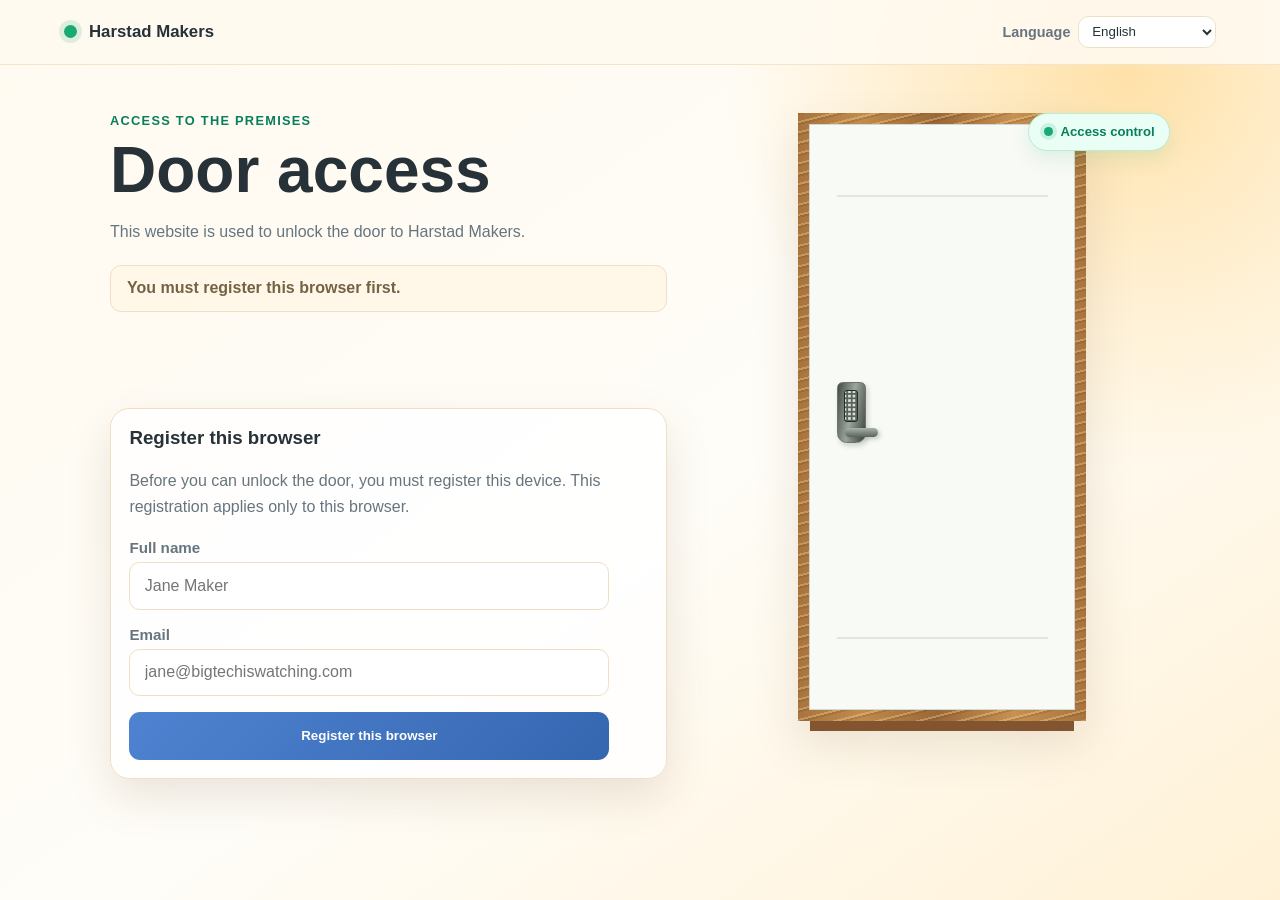
<file: ttl/public/index.html>
<!DOCTYPE html>
<html lang="en">
  <head>
    <meta charset="UTF-8" />
    <meta name="viewport" content="width=device-width, initial-scale=1.0" />
    <title data-i18n="page.title">Harstad Makers</title>
    <link rel="icon" href="./favicon.ico" sizes="any" />
    <link rel="icon" type="image/png" sizes="16x16" href="./img/icons/favicon-16.png" />
    <link rel="icon" type="image/png" sizes="32x32" href="./img/icons/favicon-32.png" />
    <link rel="apple-touch-icon" sizes="180x180" href="./img/icons/apple-touch-icon.png" />
    <link rel="manifest" href="./manifest.webmanifest" />
    <link rel="stylesheet" href="./styles.css?v=20261107" />
  </head>
  <body>
    <header class="topbar">
      <div class="brand">
        <span class="dot"></span>
        <h1 data-i18n="brand.name">Harstad Makers</h1>
      </div>
      <a id="stats-link" class="subtle-button topbar-link hidden" href="./stats.html" data-i18n="stats.view">View statistics</a>
      <label class="language-selector">
        <span data-i18n="language.label">Language</span>
        <select id="language-select" aria-label="Language" data-i18n-aria-label="language.label">
          <option value="en">English</option>
          <option value="nb_no">Norsk bokmål</option>
          <option value="se">Davvisámegiella</option>
        </select>
      </label>
    </header>

    <main>
      <section class="hero">
        <div class="hero-copy">
          <p class="eyebrow" data-i18n="hero.eyebrow">Access to the premises</p>
          <h2 data-i18n="hero.heading">Door access</h2>
          <p data-i18n="hero.description">This website is used to unlock the door to Harstad Makers.</p>
          
          <div id="status-message" class="status-box neutral" data-i18n="status.checking">Checking registration status...</div>
        </div>
        <div class="hero-visual" aria-hidden="true">
          <div class="access-badge">
            <span class="badge-light"></span>
            <span data-i18n="hero.badge">Access control</span>
          </div>
          <div class="door-frame">
            <div class="door">
              <span class="yale-lock">
                <span class="yale-keypad"></span>
              </span>
              <span class="door-handle"></span>
            </div>
          </div>
        </div>
        <section id="registration-panel" class="panel hidden">
          <h3 data-i18n="registration.heading">Register this browser</h3>
          <p class="panel-copy" data-i18n="registration.description">Before you can unlock the door, you must register this device. This registration applies only to this browser.</p>
          <div class="stack compact-stack">
            <label>
              <span data-i18n="form.fullName">Full name</span>
              <input id="register-member-name" type="text" data-i18n-placeholder="form.fullNamePlaceholder" placeholder="Jane Maker" autocomplete="name" />
            </label>
            <label>
              <span data-i18n="form.email">Email</span>
              <input id="register-member-email" type="email" data-i18n-placeholder="form.emailPlaceholder" placeholder="jane@harstadmakers.no" autocomplete="email" />
            </label>
            <button id="register-browser" class="primary wide-button" data-i18n="registration.button">Register this browser</button>
          </div>
        </section>

        <section id="member-panel" class="panel hidden">
          <h3 data-i18n="member.heading">Ready to unlock</h3>
          <p id="member-panel-copy" class="panel-copy" data-i18n="member.ready">The browser is registered and ready to use.</p>
          <div class="single-action-card">
            <div>
              <p class="card-label" data-i18n="member.registeredAs">Registered as</p>
              <p id="registered-member-id" class="member-id-value"></p>
            </div>
            <div class="button-stack">
              <button id="unlock-door" class="primary wide-button" data-i18n="unlock.button">Unlock the door</button>
              <button id="delete-registration" class="subtle-button wide-button" data-i18n="registration.delete">Delete registration</button>
            </div>
          </div>
        </section>
      </section>
    </main>

    <script type="module" src="./js/app.js"></script>
  </body>
</html>
</file>
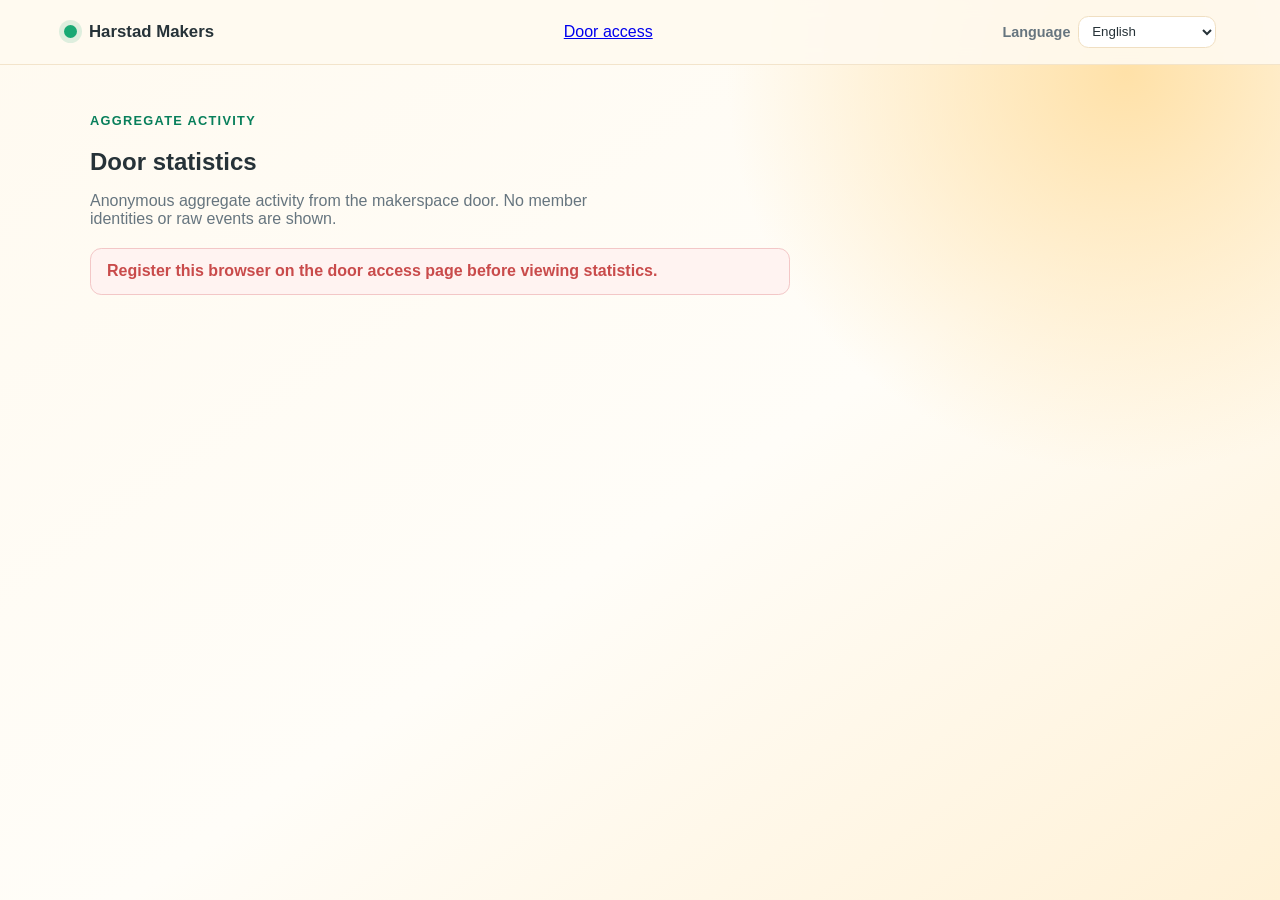
<file: ttl/public/stats.html>
<!DOCTYPE html>
<html lang="en">
  <head>
    <meta charset="UTF-8" />
    <meta name="viewport" content="width=device-width, initial-scale=1.0" />
    <title data-i18n="stats.pageTitle">Harstad Makers · Statistics</title>
    <link rel="icon" href="./favicon.ico" sizes="any" />
    <link rel="icon" type="image/png" sizes="16x16" href="./img/icons/favicon-16.png" />
    <link rel="icon" type="image/png" sizes="32x32" href="./img/icons/favicon-32.png" />
    <link rel="apple-touch-icon" sizes="180x180" href="./img/icons/apple-touch-icon.png" />
    <link rel="manifest" href="./manifest.webmanifest" />
    <link rel="stylesheet" href="./styles.css?v=20261108" />
  </head>
  <body class="stats-page">
    <header class="topbar">
      <a class="brand brand-link" href="./index.html">
        <span class="dot"></span>
        <h1>Harstad Makers</h1>
      </a>
      <a class="subtle-button" href="./index.html" data-i18n="stats.doorAccess">Door access</a>
      <label class="language-selector">
        <span data-i18n="language.label">Language</span>
        <select id="language-select" aria-label="Language" data-i18n-aria-label="language.label">
          <option value="en">English</option>
          <option value="nb_no">Norsk bokmål</option>
          <option value="se">Davvisámegiella</option>
        </select>
      </label>
    </header>

    <main class="stats-shell">
      <section class="stats-intro">
        <p class="eyebrow" data-i18n="stats.eyebrow">Aggregate activity</p>
        <h2 data-i18n="stats.heading">Door statistics</h2>
        <p data-i18n="stats.description">Anonymous aggregate activity from the makerspace door. No member identities or raw events are shown.</p>
        <div id="stats-status" class="status-box neutral" data-i18n="stats.checking">Checking access...</div>
      </section>

      <section id="stats-dashboard" class="hidden" aria-live="polite">
        <div class="stats-kpis">
          <article class="stat-card"><span data-i18n="stats.successful">Successful unlocks</span><strong id="total-unlocks">0</strong><small data-i18n="stats.allTime">All time</small></article>
          <article class="stat-card"><span data-i18n="stats.denied">Denied attempts</span><strong id="failed-attempts">0</strong><small data-i18n="stats.recordedEvents">Recorded events</small></article>
          <article class="stat-card"><span data-i18n="stats.relayFailures">Relay failures</span><strong id="relay-failures">0</strong><small data-i18n="stats.systemEvents">Door hardware events</small></article>
          <article class="stat-card"><span data-i18n="stats.activeMonths">Active months</span><strong id="active-months">0</strong><small data-i18n="stats.withUnlocks">With at least one unlock</small></article>
          <article class="stat-card accent"><span data-i18n="stats.busiestHour">Busiest hour</span><strong id="busiest-hour">—</strong><small id="busiest-hour-count" data-i18n="stats.noUnlocks">No unlocks yet</small></article>
        </div>

        <div class="stats-grid">
          <article class="chart-card chart-card-wide">
            <div class="chart-heading"><div><p class="card-label" data-i18n="stats.monthlyTrend">Monthly trend</p><h3 data-i18n="stats.unlocksOverTime">Unlocks over time</h3></div><span class="chart-note" data-i18n="stats.successfulUnlocks">Successful unlocks</span></div>
            <div id="monthly-chart" class="bar-chart monthly-chart" role="img" aria-label="Monthly unlocks"></div>
          </article>
          <article class="chart-card">
            <div class="chart-heading"><div><p class="card-label" data-i18n="stats.dailyRhythm">Daily rhythm</p><h3 data-i18n="stats.byTime">By time of day</h3></div></div>
            <div id="hour-chart" class="bar-chart hour-chart" role="img" aria-label="Unlocks by hour"></div>
          </article>
          <article class="chart-card">
            <div class="chart-heading"><div><p class="card-label" data-i18n="stats.weeklyRhythm">Weekly rhythm</p><h3 data-i18n="stats.byWeekday">By day of week</h3></div></div>
            <div id="weekday-chart" class="bar-chart weekday-chart" role="img" aria-label="Unlocks by weekday"></div>
          </article>
          <article class="chart-card chart-card-wide">
            <div class="chart-heading"><div><p class="card-label" data-i18n="stats.yearlyOverview">Yearly overview</p><h3 data-i18n="stats.longTerm">Long-term activity</h3></div></div>
            <div id="yearly-chart" class="bar-chart yearly-chart" role="img" aria-label="Yearly unlocks"></div>
          </article>
        </div>
      </section>
    </main>
    <script type="module" src="./js/stats.mjs"></script>
  </body>
</html>
</file>
<file: ttl/public/styles.css>
:root {
  --background: #fffaf0;
  --background-accent: #fff1d6;
  --surface: #ffffff;
  --surface-soft: #fff8eb;
  --primary: #4f83d1;
  --primary-dark: #3566b0;
  --secondary: #19a974;
  --secondary-dark: #087f5b;
  --text: #263238;
  --muted: #66757f;
  --border: #f0dfc2;
  --danger: #c94b4b;
  --shadow: rgba(91, 62, 33, 0.13);
}

* {
  box-sizing: border-box;
}

body {
  min-height: 100vh;
  margin: 0;
  color: var(--text);
  font-family: Arial, sans-serif;
  background:
    radial-gradient(circle at 88% 8%, #ffe1a8 0, transparent 25rem),
    linear-gradient(145deg, var(--background) 0%, #fffdf8 55%, var(--background-accent) 100%);
}

.topbar {
  position: sticky;
  top: 0;
  z-index: 2;
  display: flex;
  align-items: center;
  justify-content: space-between;
  padding: 0.75rem 1rem;
  border-bottom: 1px solid rgba(240, 223, 194, 0.8);
  background: rgba(255, 250, 240, 0.9);
  backdrop-filter: blur(10px);
}

.language-selector {
  display: flex;
  align-items: center;
  gap: 0.5rem;
  color: var(--muted);
  font-size: 0.8rem;
}

.language-selector select,
input {
  border: 1px solid var(--border);
  border-radius: 0.65rem;
  background: var(--surface);
  color: var(--text);
}

.language-selector select {
  padding: 0.4rem 0.55rem;
}

.brand {
  display: flex;
  align-items: center;
  gap: 0.75rem;
}

.brand h1 {
  margin: 0;
  font-size: 1.05rem;
}

.dot {
  width: 13px;
  height: 13px;
  border-radius: 50%;
  background: var(--secondary);
  box-shadow: 0 0 0 5px rgba(25, 169, 116, 0.14);
}

main {
  max-width: 1100px;
  margin: 0 auto;
  padding: 1.5rem 1rem 3rem;
}

.hero {
  display: grid;
  grid-template-columns: 1fr;
  gap: 1.25rem;
  align-items: center;
  min-height: auto;
}

.eyebrow {
  margin: 0 0 0.7rem;
  color: var(--secondary-dark);
  font-size: 0.8rem;
  font-weight: 700;
  letter-spacing: 0.1em;
  text-transform: uppercase;
}

.hero-copy h2 {
  max-width: 100%;
  margin: 0 0 1rem;
  color: var(--text);
  font-size: clamp(2.7rem, 14vw, 4rem);
  line-height: 0.98;
}

.hero-copy > p:not(.eyebrow) {
  max-width: 48ch;
  color: var(--muted);
  line-height: 1.7;
}

.hero-visual {
  position: relative;
  min-height: 26rem;
  display: grid;
  place-items: center;
}

.access-badge {
  position: absolute;
  top: 0;
  right: 50%;
  z-index: 1;
  display: flex;
  align-items: center;
  gap: 0.5rem;
  padding: 0.65rem 0.9rem;
  border: 1px solid #bcebd7;
  border-radius: 999px;
  color: var(--secondary-dark);
  background: #e9fff5;
  font-size: 0.82rem;
  font-weight: 700;
  transform: translateX(50%);
  box-shadow: 0 8px 20px rgba(25, 169, 116, 0.12);
}

.badge-light {
  width: 0.55rem;
  height: 0.55rem;
  border-radius: 50%;
  background: var(--secondary);
  box-shadow: 0 0 0 4px rgba(25, 169, 116, 0.15);
}

.door-frame {
  position: relative;
  width: min(58%, 15rem);
  height: 26rem;
  padding: 0.7rem;
  border-radius: 0;
  background:
    repeating-linear-gradient(
      166deg,
      rgba(99, 62, 28, 0.18) 0 2px,
      transparent 2px 8px,
      rgba(255, 228, 166, 0.3) 8px 10px
    ),
    linear-gradient(90deg, #a8733d, #c18b4d 22%, #9a6837 48%, #c79152 75%, #a8733d);
  box-shadow: 0 22px 0 -12px #82542f, 0 22px 45px var(--shadow);
}

.door {
  position: relative;
  height: 100%;
  overflow: hidden;
  border-radius: 0;
  border: 1px solid #d5d8d2;
  background: #f8faf5;
  box-shadow: none;
}

.door::before,
.door::after {
  position: absolute;
  left: 10%;
  right: 10%;
  height: 0.12rem;
  content: "";
  background: rgba(129, 139, 130, 0.18);
}

.door::before {
  top: 12%;
}

.door::after {
  bottom: 12%;
}

.door-handle {
  position: absolute;
  top: 52%;
  left: 13%;
  z-index: 3;
  width: 2.1rem;
  height: 0.55rem;
  border: 0;
  border-radius: 1rem;
  background: linear-gradient(180deg, #aab2a9, #59645b);
  box-shadow: 2px 2px 4px rgba(48, 57, 48, 0.25);
}

.yale-lock {
  position: absolute;
  top: 44%;
  left: 10%;
  z-index: 2;
  display: grid;
  justify-items: center;
  width: 1.8rem;
  height: 3.8rem;
  padding-top: 0.45rem;
  border: 1px solid #6d756e;
  border-radius: 0.35rem 0.35rem 0.6rem 0.6rem;
  color: #e8ebe4;
  background: linear-gradient(100deg, #434b46, #9da69c 48%, #3c443f);
  box-shadow: 2px 3px 5px rgba(48, 57, 48, 0.2);
}

.yale-keypad {
  width: 0.9rem;
  height: 2rem;
  border: 1px solid #242a27;
  border-radius: 0.18rem;
  background:
    radial-gradient(circle, #d8ddd5 0 0.08rem, transparent 0.09rem) 0.14rem 0.18rem / 0.28rem 0.28rem,
    #59615b;
}

.hidden {
  display: none !important;
}

button {
  border: 0;
  border-radius: 0.7rem;
  padding: 0.85rem 1rem;
  min-height: 3rem;
  color: #fff;
  background: #dfece7;
  cursor: pointer;
  font-weight: 700;
  transition: transform 160ms ease, box-shadow 160ms ease, background 160ms ease;
}

button:hover:not(:disabled) {
  transform: translateY(-2px);
  box-shadow: 0 8px 16px var(--shadow);
}

button:focus-visible,
input:focus-visible,
select:focus-visible {
  outline: 3px solid rgba(25, 169, 116, 0.3);
  outline-offset: 2px;
}

button:disabled {
  cursor: wait;
  opacity: 0.65;
}

button.primary {
  background: linear-gradient(135deg, var(--primary), var(--primary-dark));
}

button.subtle-button {
  border: 1px solid #f3c7c7;
  color: var(--danger);
  background: #fff3f1;
}

.panel {
  position: relative;
  z-index: 5;
  margin-top: -0.5rem;
  padding: 1.15rem;
  border: 1px solid var(--border);
  border-radius: 1.2rem;
  background: rgba(255, 255, 255, 0.86);
  box-shadow: 0 18px 45px var(--shadow);
}

.hero > .panel {
  width: 100%;
  margin-top: -12rem;
}

.panel h3 {
  margin-top: 0;
}

.status-box {
  margin: 1.25rem 0 1rem;
  padding: 0.85rem 1rem;
  border-radius: 0.7rem;
  font-weight: 700;
}

.status-box.neutral {
  border: 1px solid #f0dfc2;
  color: #756244;
  background: #fff8e9;
}

.status-box.success {
  border: 1px solid #bcebd7;
  color: var(--secondary-dark);
  background: #e9fff5;
}

.status-box.error {
  border: 1px solid #f3c7c7;
  color: var(--danger);
  background: #fff3f1;
}

.panel-copy {
  margin: 0 0 1.25rem;
  color: var(--muted);
  line-height: 1.6;
}

.stack {
  display: grid;
  gap: 1rem;
  max-width: 720px;
}

.compact-stack {
  max-width: 480px;
}

label {
  display: grid;
  gap: 0.38rem;
  color: var(--muted);
  font-size: 0.95rem;
  font-weight: 700;
}

input {
  width: 100%;
  padding: 0.85rem 0.9rem;
  font-size: 1rem;
}

.single-action-card {
  display: flex;
  flex-direction: column;
  align-items: stretch;
  justify-content: initial;
  gap: 1rem;
  padding: 1.25rem;
  border: 1px solid #f4dfb7;
  border-radius: 1rem;
  background: var(--surface-soft);
}

.button-stack {
  display: grid;
  gap: 0.75rem;
}

.card-label {
  margin: 0 0 0.35rem;
  color: var(--muted);
  font-size: 0.85rem;
  font-weight: 700;
  letter-spacing: 0.08em;
  text-transform: uppercase;
}

.member-id-value {
  margin: 0;
  color: var(--text);
  font-size: 1.05rem;
  font-weight: 700;
  overflow-wrap: anywhere;
}

.wide-button {
  width: 100%;
}

.brand-link {
  color: inherit;
  text-decoration: none;
}

.topbar-link {
  margin-left: auto;
  margin-right: 1rem;
  text-decoration: none;
}

.stats-shell {
  width: min(1120px, calc(100% - 2rem));
  margin: 0 auto;
  padding: 3rem 0 5rem;
}

.stats-intro {
  max-width: 700px;
  margin-bottom: 2rem;
}

.stats-intro h2 {
  margin-bottom: .65rem;
}

.stats-intro p:not(.eyebrow) {
  color: var(--muted);
  max-width: 60ch;
}

.stats-kpis,
.stats-grid {
  display: grid;
  gap: 1rem;
}

.stats-kpis {
  grid-template-columns: repeat(4, 1fr);
  margin-bottom: 1rem;
}

.stat-card,
.chart-card {
  background: var(--surface);
  border: 1px solid var(--border);
  border-radius: 1.25rem;
  box-shadow: var(--shadow);
}

.stat-card {
  padding: 1.25rem;
}

.stat-card span,
.stat-card small,
.chart-note {
  color: var(--muted);
  font-size: .82rem;
}

.stat-card strong {
  display: block;
  color: var(--text);
  font-size: clamp(1.8rem, 4vw, 2.7rem);
  margin: .35rem 0;
}

.stat-card.accent {
  background: var(--primary-dark);
  border-color: var(--primary-dark);
}

.stat-card.accent strong,
.stat-card.accent span,
.stat-card.accent small {
  color: white;
}

.stats-grid {
  grid-template-columns: repeat(2, 1fr);
}

.chart-card {
  padding: 1.25rem;
  min-width: 0;
}

.chart-card-wide {
  grid-column: span 2;
}

.chart-heading {
  display: flex;
  align-items: start;
  justify-content: space-between;
  gap: 1rem;
}

.chart-heading h3 {
  margin: .2rem 0 0;
}

.bar-chart {
  height: 220px;
  display: flex;
  align-items: end;
  gap: .35rem;
  padding-top: 1.5rem;
}

.chart-bar-item {
  flex: 1;
  height: 100%;
  min-width: 0;
  display: flex;
  flex-direction: column;
  justify-content: end;
  align-items: center;
  gap: .28rem;
}

.chart-bar-fill {
  width: min(100%, 2.2rem);
  min-height: 0;
  border-radius: .45rem .45rem .2rem .2rem;
  background: linear-gradient(180deg, var(--primary), var(--secondary));
  transition: height .35s ease;
}

.chart-bar-item b {
  font-size: .72rem;
  color: var(--text);
}

.chart-bar-item small {
  color: var(--muted);
  font-size: .68rem;
  white-space: nowrap;
  overflow: hidden;
  text-overflow: ellipsis;
  max-width: 100%;
}

.hour-chart .chart-bar-item small {
  writing-mode: vertical-rl;
  transform: rotate(180deg);
  height: 2rem;
}

@media (max-width: 760px) {
  .stats-shell {
    padding-top: 2rem;
  }

  .stats-kpis {
    grid-template-columns: repeat(2, 1fr);
  }

  .stats-grid {
    grid-template-columns: 1fr;
  }

  .chart-card-wide {
    grid-column: auto;
  }

  .monthly-chart {
    overflow-x: auto;
  }
}

@media (max-width: 430px) {
  .stats-kpis {
    gap: .65rem;
  }

  .stat-card {
    padding: 1rem;
  }

  .stat-card strong {
    font-size: 1.65rem;
  }
}

@media (max-width: 760px) {
  .hero {
    gap: 0;
  }

  .hero-visual {
    min-height: 44rem;
    overflow: hidden;
  }

  .door-frame {
    width: min(82%, 20rem);
    height: 44rem;
  }

  .yale-lock {
    top: 66%;
  }

  .door-handle {
    top: calc(66% + 3.8rem);
  }

  .hero > .panel {
    margin-top: -33.2rem;
  }
}

@media (min-width: 761px) {
  .topbar {
    padding: 1rem 5vw;
  }

  .language-selector {
    flex-direction: row;
    font-size: 0.9rem;
  }

  main {
    padding: 3rem 1.25rem 5rem;
  }

  .hero {
    grid-template-columns: 1.1fr 0.9fr;
    grid-template-areas:
      "copy visual"
      "panel visual";
    grid-template-rows: auto 1fr;
    gap: 3rem;
    min-height: 38rem;
    align-items: start;
  }

  .hero-copy {
    grid-area: copy;
  }

  .hero-visual {
    grid-area: visual;
    min-height: 38rem;
  }

  .hero > .panel {
    grid-area: panel;
    margin-top: 2rem;
  }

  .door-frame {
    width: min(65%, 18rem);
    height: 38rem;
  }

  .access-badge {
    right: 0;
    transform: none;
  }

  .single-action-card {
    flex-direction: row;
    align-items: center;
    justify-content: space-between;
  }

  .wide-button {
    width: auto;
    min-width: 220px;
  }
}
</file>
